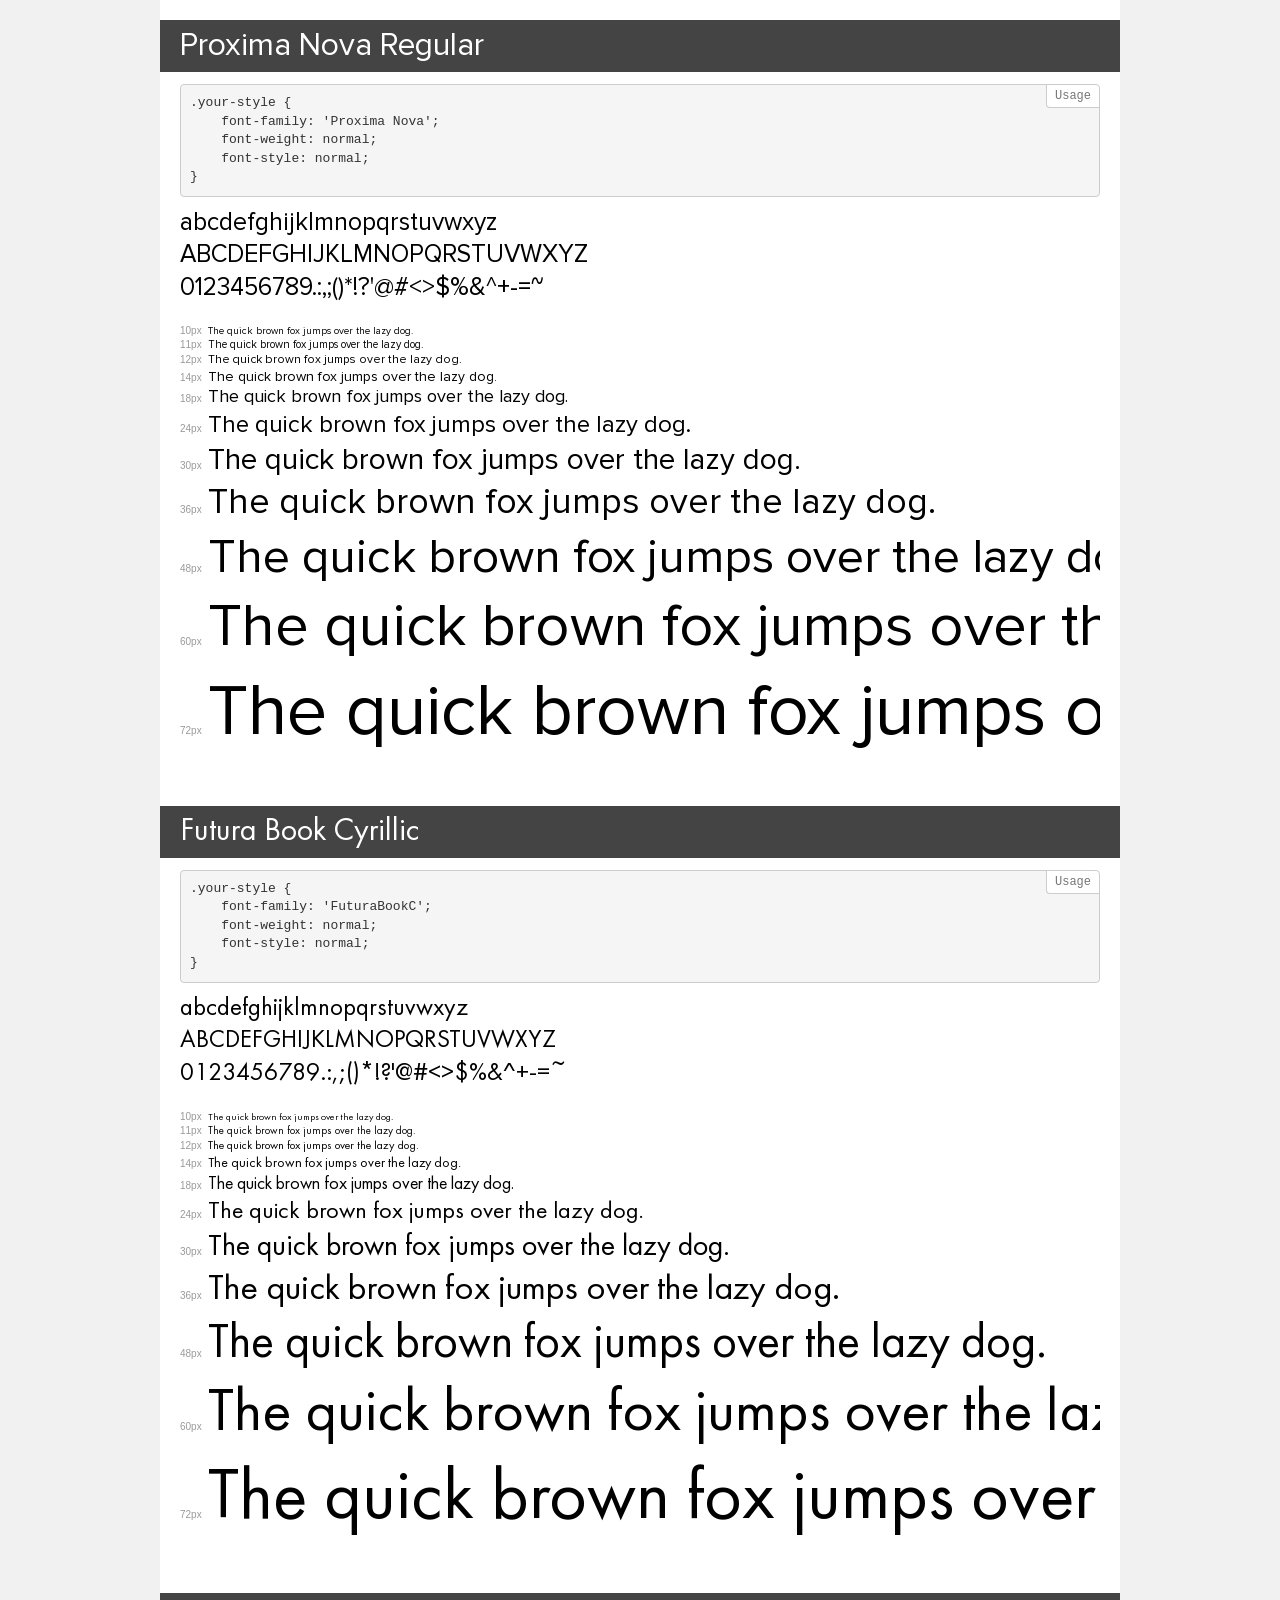
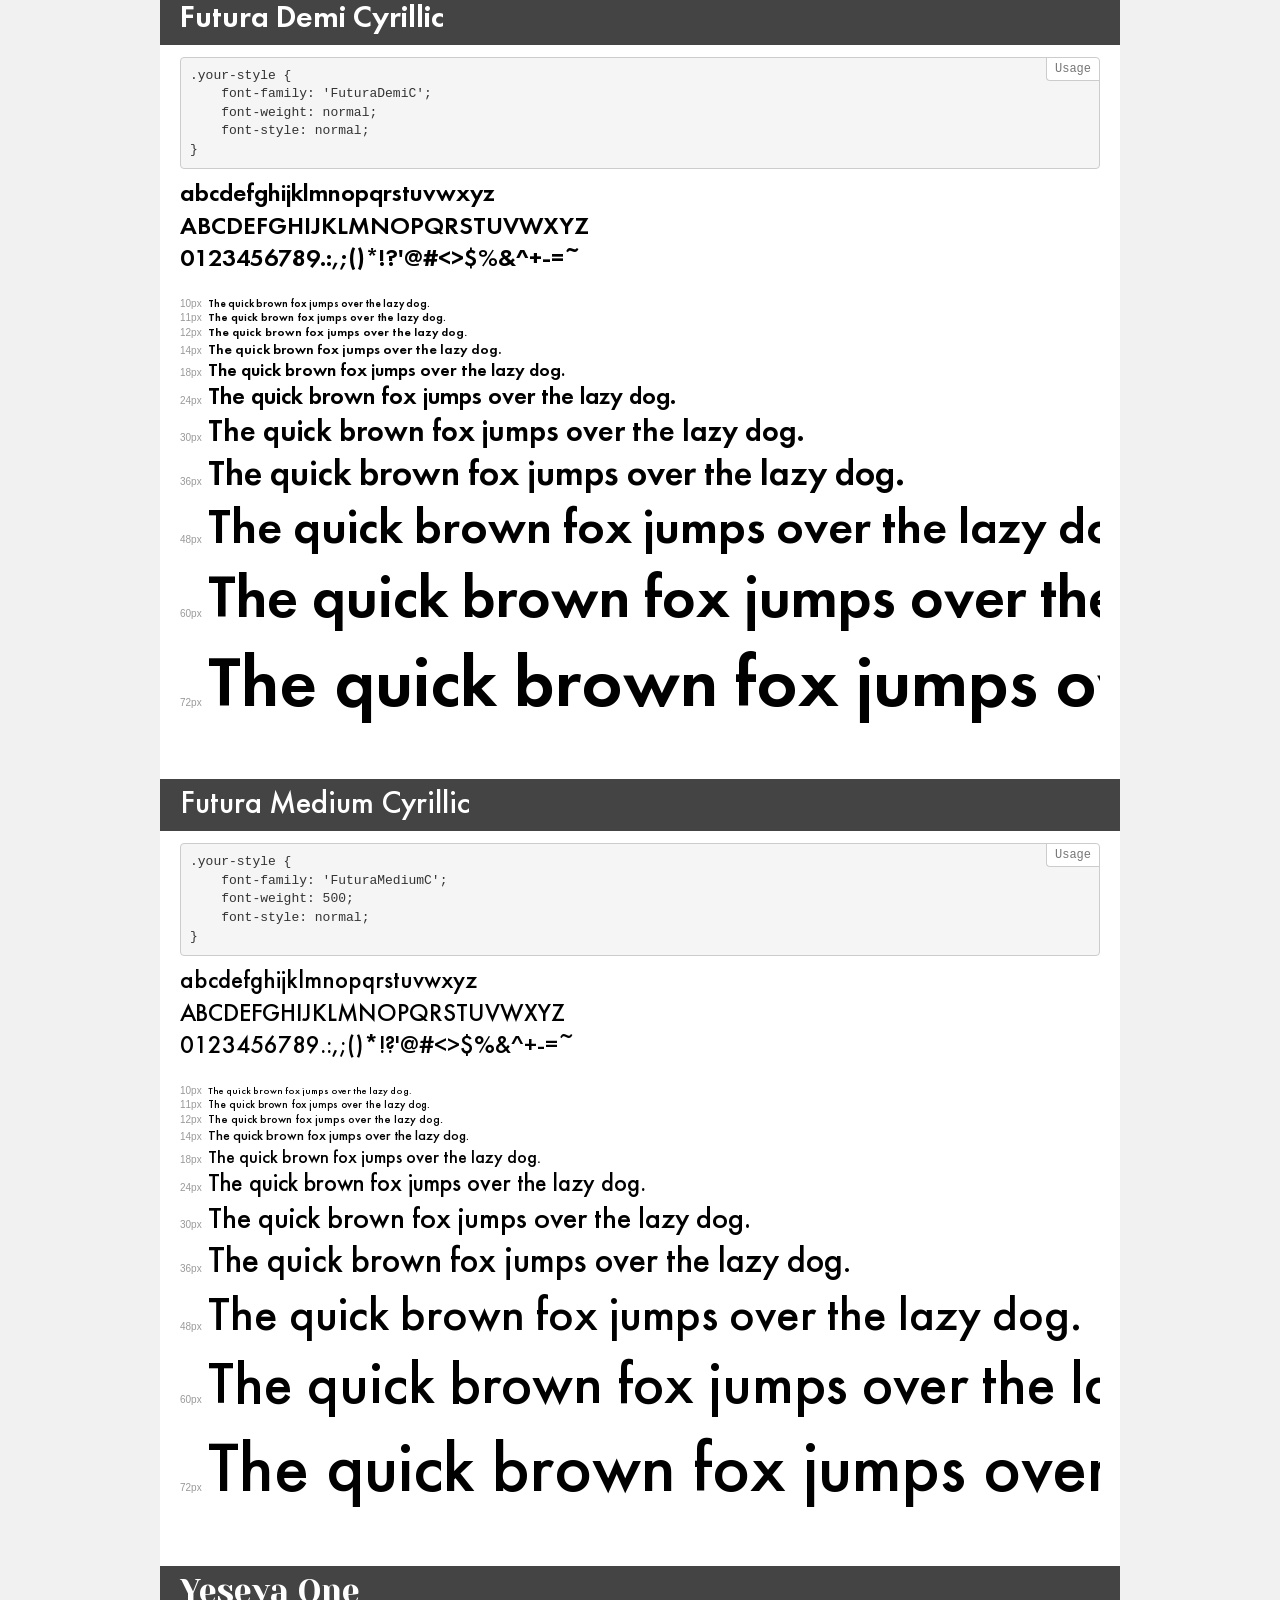
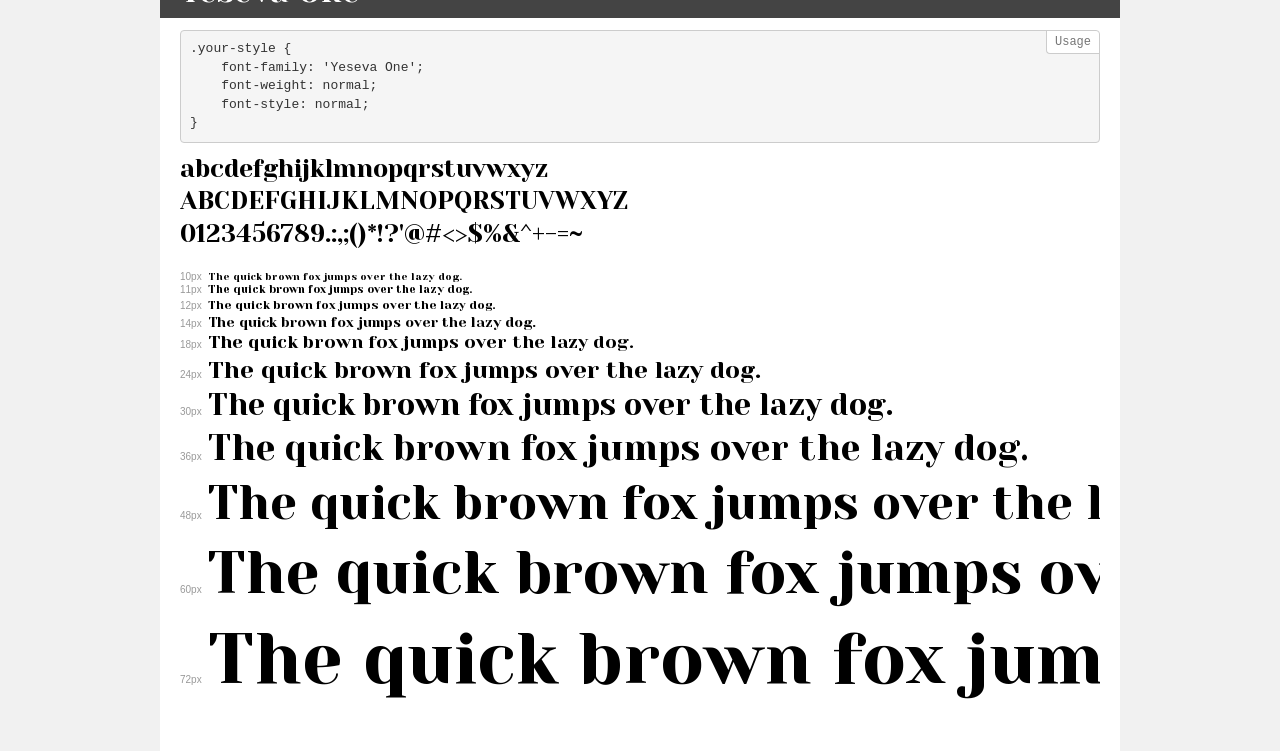
<file: assets/fonts/demo.html>
<!DOCTYPE html>
<html>
<head>
    <meta charset="utf-8">
    <meta http-equiv="X-UA-Compatible" content="IE=edge">
    <meta name="viewport" content="width=device-width, initial-scale=1">
    <meta name="robots" content="noindex, noarchive">
    <meta name="format-detection" content="telephone=no">
    <title>Transfonter demo</title>
    <link href="stylesheet.css" rel="stylesheet">
    <style>
        /*
        http://meyerweb.com/eric/tools/css/reset/
        v2.0 | 20110126
        License: none (public domain)
        */
        html, body, div, span, applet, object, iframe,
        h1, h2, h3, h4, h5, h6, p, blockquote, pre,
        a, abbr, acronym, address, big, cite, code,
        del, dfn, em, img, ins, kbd, q, s, samp,
        small, strike, strong, sub, sup, tt, var,
        b, u, i, center,
        dl, dt, dd, ol, ul, li,
        fieldset, form, label, legend,
        table, caption, tbody, tfoot, thead, tr, th, td,
        article, aside, canvas, details, embed,
        figure, figcaption, footer, header, hgroup,
        menu, nav, output, ruby, section, summary,
        time, mark, audio, video {
            margin: 0;
            padding: 0;
            border: 0;
            font-size: 100%;
            font: inherit;
            vertical-align: baseline;
        }
        /* HTML5 display-role reset for older browsers */
        article, aside, details, figcaption, figure,
        footer, header, hgroup, menu, nav, section {
            display: block;
        }
        body {
            line-height: 1;
        }
        ol, ul {
            list-style: none;
        }
        blockquote, q {
            quotes: none;
        }
        blockquote:before, blockquote:after,
        q:before, q:after {
            content: '';
            content: none;
        }
        table {
            border-collapse: collapse;
            border-spacing: 0;
        }
        /* common styles */
        body {
            background: #f1f1f1;
            color: #000;
        }
        .page {
            background: #fff;
            width: 920px;
            margin: 0 auto;
            padding: 20px 20px 0 20px;
            overflow: hidden;
        }
        .font-container {
            overflow-x: auto;
            overflow-y: hidden;
            margin-bottom: 40px;
            line-height: 1.3;
            white-space: nowrap;
            padding-bottom: 5px;
        }
        h1 {
            position: relative;
            background: #444;
            font-size: 32px;
            color: #fff;
            padding: 10px 20px;
            margin: 0 -20px 12px -20px;
        }
        .letters {
            font-size: 25px;
            margin-bottom: 20px;
        }
        .s10:before {
            content: '10px';
        }
        .s11:before {
            content: '11px';
        }
        .s12:before {
            content: '12px';
        }
        .s14:before {
            content: '14px';
        }
        .s18:before {
            content: '18px';
        }
        .s24:before {
            content: '24px';
        }
        .s30:before {
            content: '30px';
        }
        .s36:before {
            content: '36px';
        }
        .s48:before {
            content: '48px';
        }
        .s60:before {
            content: '60px';
        }
        .s72:before {
            content: '72px';
        }
        .s10:before, .s11:before, .s12:before, .s14:before,
        .s18:before, .s24:before, .s30:before, .s36:before,
        .s48:before, .s60:before, .s72:before {
            font-family: Arial, sans-serif;
            font-size: 10px;
            font-weight: normal;
            font-style: normal;
            color: #999;
            padding-right: 6px;
        }
        pre {
            display: block;
            position: relative;
            padding: 9px;
            margin: 0 0 10px;
            font-family: Monaco, Menlo, Consolas, "Courier New", monospace !important;
            font-size: 13px;
            line-height: 1.428571429;
            color: #333;
            font-weight: normal !important;
            font-style: normal !important;
            background-color: #f5f5f5;
            border: 1px solid #ccc;
            overflow-x: auto;
            border-radius: 4px;
        }
        pre:after {
            display: block;
            position: absolute;
            right: 0;
            top: 0;
            content: 'Usage';
            line-height: 1;
            padding: 5px 8px;
            font-size: 12px;
            color: #767676;
            background-color: #fff;
            border: 1px solid #ccc;
            border-right: none;
            border-top: none;
            border-radius: 0 4px 0 4px;
            z-index: 10;
        }
        /* responsive */
        @media (max-width: 959px) {
            .page {
                width: auto;
                margin: 0;
            }
        }
    </style>
</head>
<body>
<div class="page">
    <div class="demo" style="font-family: 'Proxima Nova'; font-weight: normal; font-style: normal;">
        <h1>Proxima Nova Regular</h1>
        <pre>.your-style {
    font-family: 'Proxima Nova';
    font-weight: normal;
    font-style: normal;
}</pre>
        <div class="font-container">
            <p class="letters">
                abcdefghijklmnopqrstuvwxyz<br>
ABCDEFGHIJKLMNOPQRSTUVWXYZ<br>
                0123456789.:,;()*!?'@#<>$%&^+-=~
            </p>
            <p class="s10" style="font-size: 10px;">The quick brown fox jumps over the lazy dog.</p>
            <p class="s11" style="font-size: 11px;">The quick brown fox jumps over the lazy dog.</p>
            <p class="s12" style="font-size: 12px;">The quick brown fox jumps over the lazy dog.</p>
            <p class="s14" style="font-size: 14px;">The quick brown fox jumps over the lazy dog.</p>
            <p class="s18" style="font-size: 18px;">The quick brown fox jumps over the lazy dog.</p>
            <p class="s24" style="font-size: 24px;">The quick brown fox jumps over the lazy dog.</p>
            <p class="s30" style="font-size: 30px;">The quick brown fox jumps over the lazy dog.</p>
            <p class="s36" style="font-size: 36px;">The quick brown fox jumps over the lazy dog.</p>
            <p class="s48" style="font-size: 48px;">The quick brown fox jumps over the lazy dog.</p>
            <p class="s60" style="font-size: 60px;">The quick brown fox jumps over the lazy dog.</p>
            <p class="s72" style="font-size: 72px;">The quick brown fox jumps over the lazy dog.</p>
        </div>
    </div>
    <div class="demo" style="font-family: 'FuturaBookC'; font-weight: normal; font-style: normal;">
        <h1>Futura Book Cyrillic</h1>
        <pre>.your-style {
    font-family: 'FuturaBookC';
    font-weight: normal;
    font-style: normal;
}</pre>
        <div class="font-container">
            <p class="letters">
                abcdefghijklmnopqrstuvwxyz<br>
ABCDEFGHIJKLMNOPQRSTUVWXYZ<br>
                0123456789.:,;()*!?'@#<>$%&^+-=~
            </p>
            <p class="s10" style="font-size: 10px;">The quick brown fox jumps over the lazy dog.</p>
            <p class="s11" style="font-size: 11px;">The quick brown fox jumps over the lazy dog.</p>
            <p class="s12" style="font-size: 12px;">The quick brown fox jumps over the lazy dog.</p>
            <p class="s14" style="font-size: 14px;">The quick brown fox jumps over the lazy dog.</p>
            <p class="s18" style="font-size: 18px;">The quick brown fox jumps over the lazy dog.</p>
            <p class="s24" style="font-size: 24px;">The quick brown fox jumps over the lazy dog.</p>
            <p class="s30" style="font-size: 30px;">The quick brown fox jumps over the lazy dog.</p>
            <p class="s36" style="font-size: 36px;">The quick brown fox jumps over the lazy dog.</p>
            <p class="s48" style="font-size: 48px;">The quick brown fox jumps over the lazy dog.</p>
            <p class="s60" style="font-size: 60px;">The quick brown fox jumps over the lazy dog.</p>
            <p class="s72" style="font-size: 72px;">The quick brown fox jumps over the lazy dog.</p>
        </div>
    </div>
    <div class="demo" style="font-family: 'FuturaDemiC'; font-weight: normal; font-style: normal;">
        <h1>Futura Demi Cyrillic</h1>
        <pre>.your-style {
    font-family: 'FuturaDemiC';
    font-weight: normal;
    font-style: normal;
}</pre>
        <div class="font-container">
            <p class="letters">
                abcdefghijklmnopqrstuvwxyz<br>
ABCDEFGHIJKLMNOPQRSTUVWXYZ<br>
                0123456789.:,;()*!?'@#<>$%&^+-=~
            </p>
            <p class="s10" style="font-size: 10px;">The quick brown fox jumps over the lazy dog.</p>
            <p class="s11" style="font-size: 11px;">The quick brown fox jumps over the lazy dog.</p>
            <p class="s12" style="font-size: 12px;">The quick brown fox jumps over the lazy dog.</p>
            <p class="s14" style="font-size: 14px;">The quick brown fox jumps over the lazy dog.</p>
            <p class="s18" style="font-size: 18px;">The quick brown fox jumps over the lazy dog.</p>
            <p class="s24" style="font-size: 24px;">The quick brown fox jumps over the lazy dog.</p>
            <p class="s30" style="font-size: 30px;">The quick brown fox jumps over the lazy dog.</p>
            <p class="s36" style="font-size: 36px;">The quick brown fox jumps over the lazy dog.</p>
            <p class="s48" style="font-size: 48px;">The quick brown fox jumps over the lazy dog.</p>
            <p class="s60" style="font-size: 60px;">The quick brown fox jumps over the lazy dog.</p>
            <p class="s72" style="font-size: 72px;">The quick brown fox jumps over the lazy dog.</p>
        </div>
    </div>
    <div class="demo" style="font-family: 'FuturaMediumC'; font-weight: 500; font-style: normal;">
        <h1>Futura Medium Cyrillic</h1>
        <pre>.your-style {
    font-family: 'FuturaMediumC';
    font-weight: 500;
    font-style: normal;
}</pre>
        <div class="font-container">
            <p class="letters">
                abcdefghijklmnopqrstuvwxyz<br>
ABCDEFGHIJKLMNOPQRSTUVWXYZ<br>
                0123456789.:,;()*!?'@#<>$%&^+-=~
            </p>
            <p class="s10" style="font-size: 10px;">The quick brown fox jumps over the lazy dog.</p>
            <p class="s11" style="font-size: 11px;">The quick brown fox jumps over the lazy dog.</p>
            <p class="s12" style="font-size: 12px;">The quick brown fox jumps over the lazy dog.</p>
            <p class="s14" style="font-size: 14px;">The quick brown fox jumps over the lazy dog.</p>
            <p class="s18" style="font-size: 18px;">The quick brown fox jumps over the lazy dog.</p>
            <p class="s24" style="font-size: 24px;">The quick brown fox jumps over the lazy dog.</p>
            <p class="s30" style="font-size: 30px;">The quick brown fox jumps over the lazy dog.</p>
            <p class="s36" style="font-size: 36px;">The quick brown fox jumps over the lazy dog.</p>
            <p class="s48" style="font-size: 48px;">The quick brown fox jumps over the lazy dog.</p>
            <p class="s60" style="font-size: 60px;">The quick brown fox jumps over the lazy dog.</p>
            <p class="s72" style="font-size: 72px;">The quick brown fox jumps over the lazy dog.</p>
        </div>
    </div>
    <div class="demo" style="font-family: 'Yeseva One'; font-weight: normal; font-style: normal;">
        <h1>Yeseva One</h1>
        <pre>.your-style {
    font-family: 'Yeseva One';
    font-weight: normal;
    font-style: normal;
}</pre>
        <div class="font-container">
            <p class="letters">
                abcdefghijklmnopqrstuvwxyz<br>
ABCDEFGHIJKLMNOPQRSTUVWXYZ<br>
                0123456789.:,;()*!?'@#<>$%&^+-=~
            </p>
            <p class="s10" style="font-size: 10px;">The quick brown fox jumps over the lazy dog.</p>
            <p class="s11" style="font-size: 11px;">The quick brown fox jumps over the lazy dog.</p>
            <p class="s12" style="font-size: 12px;">The quick brown fox jumps over the lazy dog.</p>
            <p class="s14" style="font-size: 14px;">The quick brown fox jumps over the lazy dog.</p>
            <p class="s18" style="font-size: 18px;">The quick brown fox jumps over the lazy dog.</p>
            <p class="s24" style="font-size: 24px;">The quick brown fox jumps over the lazy dog.</p>
            <p class="s30" style="font-size: 30px;">The quick brown fox jumps over the lazy dog.</p>
            <p class="s36" style="font-size: 36px;">The quick brown fox jumps over the lazy dog.</p>
            <p class="s48" style="font-size: 48px;">The quick brown fox jumps over the lazy dog.</p>
            <p class="s60" style="font-size: 60px;">The quick brown fox jumps over the lazy dog.</p>
            <p class="s72" style="font-size: 72px;">The quick brown fox jumps over the lazy dog.</p>
        </div>
    </div>
</div>
</body>
</html>
</file>
<file: assets/fonts/stylesheet.css>
@font-face {
    font-family: 'Proxima Nova';
    src: url('ProximaNova-Regular.eot');
    src: url('ProximaNova-Regular.eot?#iefix') format('embedded-opentype'),
        url('ProximaNova-Regular.woff2') format('woff2'),
        url('ProximaNova-Regular.woff') format('woff'),
        url('ProximaNova-Regular.ttf') format('truetype');
    font-weight: normal;
    font-style: normal;
}

@font-face {
    font-family: 'FuturaBookC';
    src: url('FuturaBookC.eot');
    src: url('FuturaBookC.eot?#iefix') format('embedded-opentype'),
        url('FuturaBookC.woff2') format('woff2'),
        url('FuturaBookC.woff') format('woff'),
        url('FuturaBookC.ttf') format('truetype');
    font-weight: normal;
    font-style: normal;
}

@font-face {
    font-family: 'FuturaDemiC';
    src: url('FuturaDemiC.eot');
    src: url('FuturaDemiC.eot?#iefix') format('embedded-opentype'),
        url('FuturaDemiC.woff2') format('woff2'),
        url('FuturaDemiC.woff') format('woff'),
        url('FuturaDemiC.ttf') format('truetype');
    font-weight: normal;
    font-style: normal;
}

@font-face {
    font-family: 'FuturaMediumC';
    src: url('FuturaMediumC.eot');
    src: url('FuturaMediumC.eot?#iefix') format('embedded-opentype'),
        url('FuturaMediumC.woff2') format('woff2'),
        url('FuturaMediumC.woff') format('woff'),
        url('FuturaMediumC.ttf') format('truetype');
    font-weight: 500;
    font-style: normal;
}

@font-face {
    font-family: 'Yeseva One';
    src: url('YesevaOne.eot');
    src: url('YesevaOne.eot?#iefix') format('embedded-opentype'),
        url('YesevaOne.woff2') format('woff2'),
        url('YesevaOne.woff') format('woff'),
        url('YesevaOne.ttf') format('truetype');
    font-weight: normal;
    font-style: normal;
}
</file>
